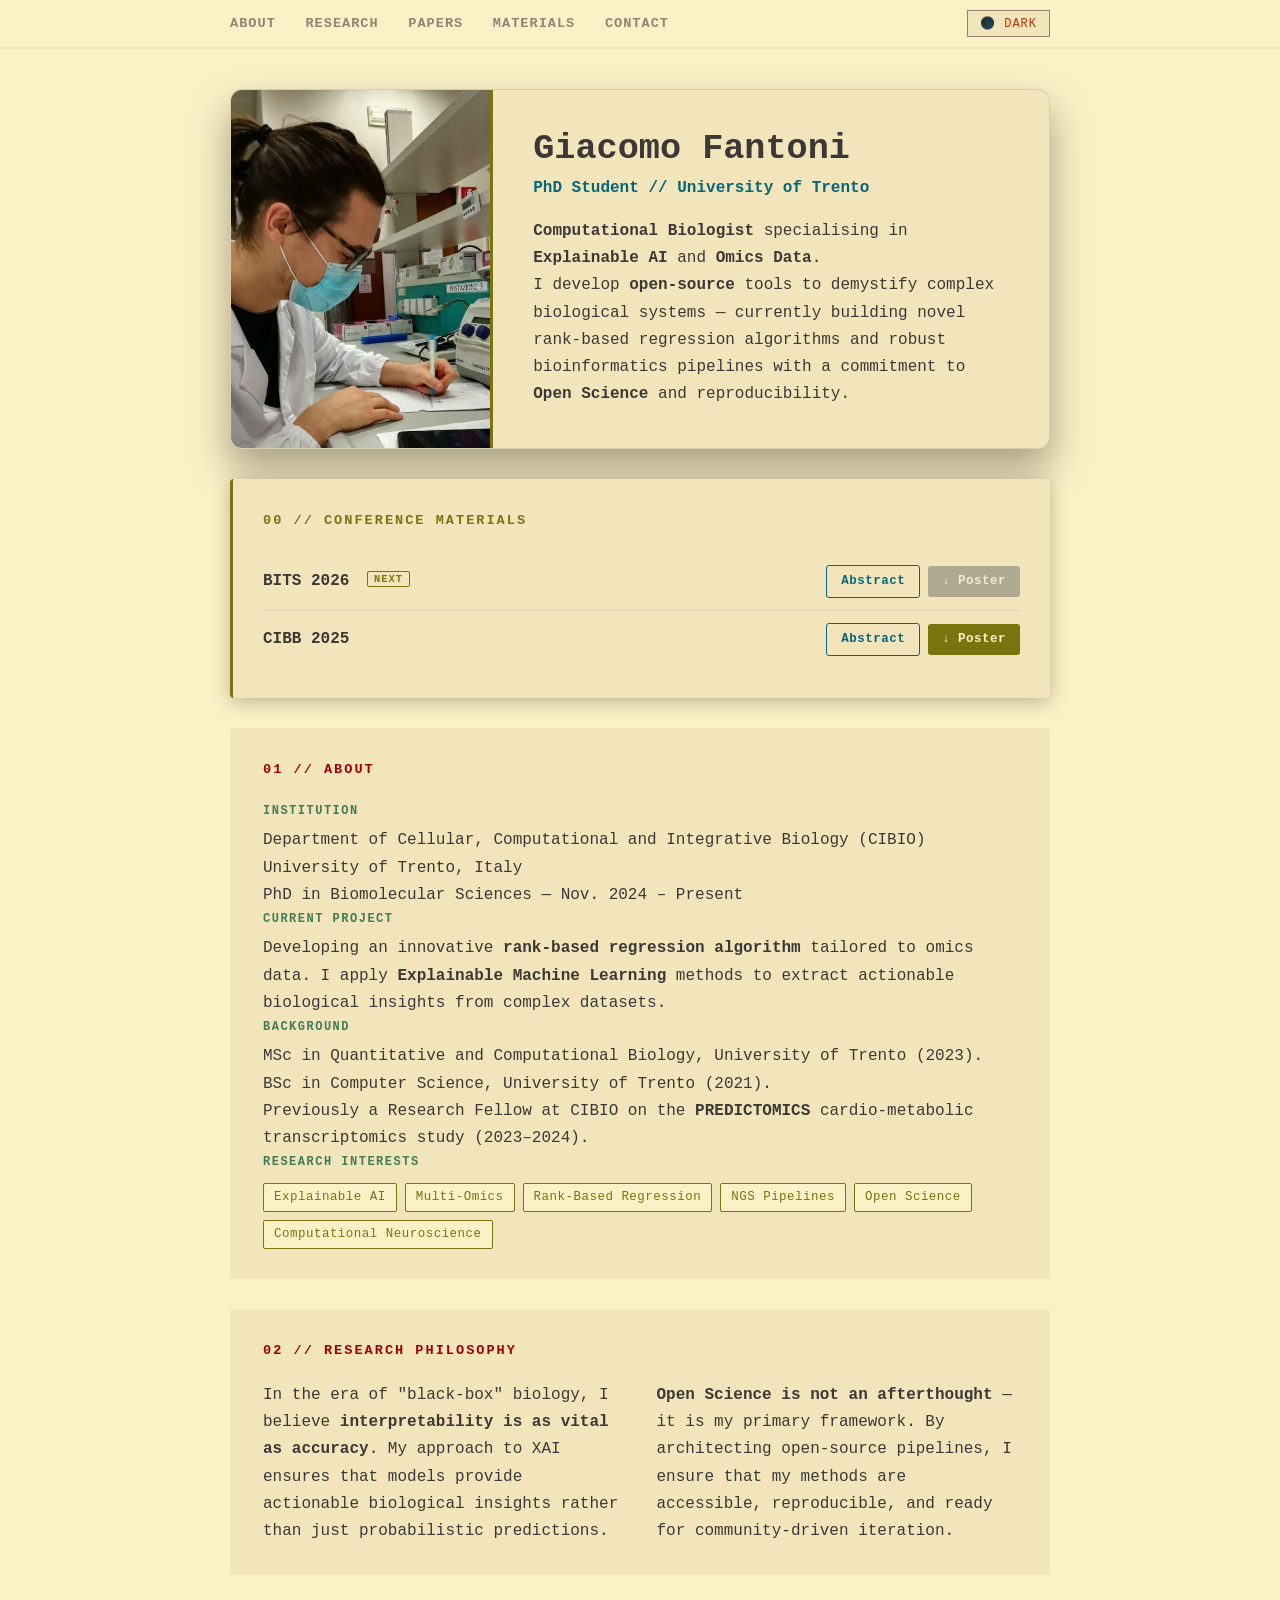
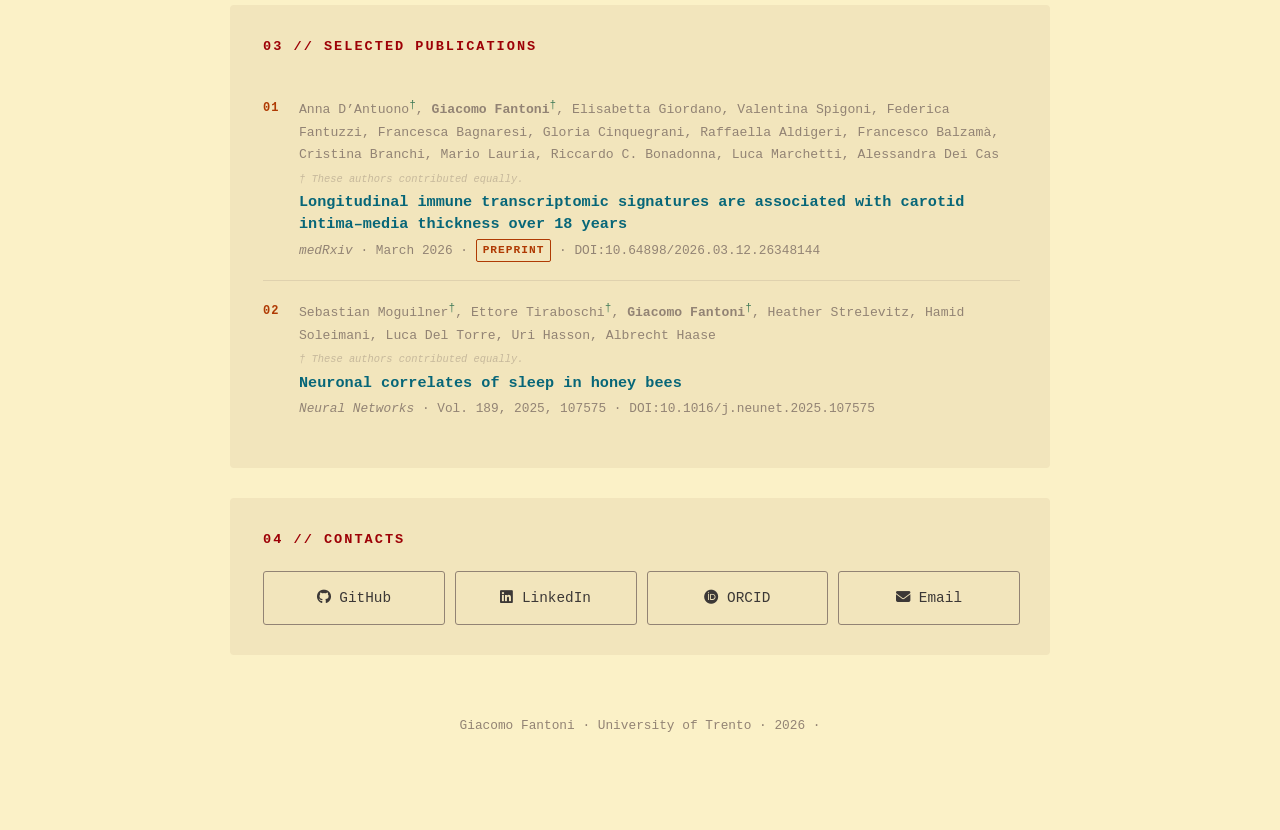
<file: index.html>
<!DOCTYPE html>
<html lang="en">
<head>
    <meta charset="UTF-8">
    <meta name="viewport" content="width=device-width, initial-scale=1.0">
    <meta name="color-scheme" content="dark light">
    <meta name="description" content="Giacomo Fantoni – PhD Student at the University of Trento. Computational Biologist developing explainable rank-based regression algorithms for multi-omics data analysis.">

    <title>Giacomo Fantoni | Academic Profile</title>

    <link rel="icon" type="image/svg+xml" href="data:image/svg+xml,<svg xmlns='http://www.w3.org/2000/svg' viewBox='0 0 32 32'><rect width='32' height='32' rx='4' fill='%23282828'/><text x='50%25' y='50%25' dominant-baseline='central' text-anchor='middle' font-family='ui-monospace,monospace' font-weight='bold' font-size='13' fill='%23b8bb26'>GF</text></svg>">

    <link rel="stylesheet" href="styles.css">
    <link rel="stylesheet" href="https://cdnjs.cloudflare.com/ajax/libs/font-awesome/6.5.1/css/all.min.css">
</head>
<body>

<nav>
    <div class="nav-container">
        <div class="nav-links" id="nav-links">
            <a href="#about">ABOUT</a>
            <a href="#philosophy">RESEARCH</a>
            <a href="#publications">PAPERS</a>
            <a href="#materials">MATERIALS</a>
            <a href="#contact">CONTACT</a>
        </div>
        <div class="nav-right">
            <button id="menu-toggle" aria-label="Toggle navigation menu" aria-expanded="false">&#9776;</button>
            <button id="theme-toggle" aria-label="Toggle colour theme">&#9728; LIGHT</button>
        </div>
    </div>
</nav>

<div class="container">

    <!-- HERO -->
    <header id="about" class="hero">
        <img src="photo.jpg" alt="Portrait of Giacomo Fantoni" class="profile-photo" loading="lazy">
        <div class="hero-text">
            <h1>Giacomo Fantoni</h1>
            <span class="tagline">PhD Student // University of Trento</span>
            <p class="bio">
                <strong>Computational Biologist</strong> specialising in
                <strong>Explainable AI</strong> and <strong>Omics Data</strong>.<br>
                I develop <strong>open-source</strong> tools to demystify complex biological
                systems &mdash; currently building novel rank-based regression algorithms and robust
                bioinformatics pipelines with a commitment to
                <strong>Open Science</strong> and reproducibility.
            </p>
        </div>
    </header>

    <!-- CONFERENCE MATERIALS -->

    <section id="materials" class="section section-highlight">
        <h2>00 // Conference Materials</h2>
        <table class="materials-table">
            <tr>
                <td class="conf-name">BITS 2026 <span class="conf-badge">NEXT</span></td>
                <td class="conf-links">
                    <a href="abstracts/todo.html" class="btn btn-small btn-outline">Abstract</a>
                    <a href="posters/bits2026.pdf"  class="btn btn-small btn-green disabled">&#8595; Poster</a>
                </td>
            </tr>
            <tr>
                <td class="conf-name">CIBB 2025</td>
                <td class="conf-links">
                    <a href="abstracts/cibb2025.html" class="btn btn-small btn-outline">Abstract</a>
                    <a href="posters/cibb2025.pdf"   class="btn btn-small btn-green">&#8595; Poster</a>
                </td>
            </tr>
        </table>
    </section>


    <!-- ABOUT -->
    <section id="about-detail" class="section">
        <h2>01 // About</h2>
        <div class="about-grid">

            <div class="about-block">
                <span class="about-label">Institution</span>
                <p>
                    Department of Cellular, Computational and Integrative Biology (CIBIO)<br>
                    University of Trento, Italy<br>
                    PhD in Biomolecular Sciences &mdash; Nov. 2024 &ndash; Present
                </p>
            </div>

            <div class="about-block">
                <span class="about-label">Current Project</span>
                <p>
                    Developing an innovative <strong>rank-based regression algorithm</strong> tailored to omics data.
                    I apply
                    <strong>Explainable Machine Learning</strong> methods to extract actionable biological
                    insights from complex datasets.
                </p>
            </div>

            <div class="about-block">
                <span class="about-label">Background</span>
                <p>
                    MSc in Quantitative and Computational Biology, University of Trento (2023).<br>
                    BSc in Computer Science, University of Trento (2021).<br>
                    Previously a Research Fellow at CIBIO on the
                    <strong>PREDICTOMICS</strong> cardio-metabolic transcriptomics study (2023&ndash;2024).
                </p>
            </div>

            <div class="about-block">
                <span class="about-label">Research Interests</span>
                <div class="tag-list">
                    <span class="tag">Explainable AI</span>
                    <span class="tag">Multi-Omics</span>
                    <span class="tag">Rank-Based Regression</span>
                    <span class="tag">NGS Pipelines</span>
                    <span class="tag">Open Science</span>
                    <span class="tag">Computational Neuroscience</span>
                </div>
            </div>

        </div>
    </section>

    <!-- RESEARCH PHILOSOPHY -->
    <section id="philosophy" class="section">
        <h2>02 // Research Philosophy</h2>
        <div class="philosophy-grid">
            <div>
                <p>
                    In the era of "black-box" biology, I believe
                    <strong>interpretability is as vital as accuracy</strong>.
                    My approach to XAI ensures that models provide actionable
                    biological insights rather than just probabilistic predictions.
                </p>
            </div>
            <div>
                <p>
                    <strong>Open Science is not an afterthought</strong> &mdash; it is my
                    primary framework. By architecting open-source pipelines, I ensure
                    that my methods are accessible, reproducible, and ready for
                    community-driven iteration.
                </p>
            </div>
        </div>
    </section>

    <!-- PUBLICATIONS -->
    <section id="publications" class="section">
        <h2>03 // Selected Publications</h2>
        <ol class="pub-list">

            <li class="pub-item">
                <span class="pub-authors">
                    Anna D&rsquo;Antuono<sup class="co-first" title="Equal contribution">&dagger;</sup>, <strong>Giacomo Fantoni</strong><sup class="co-first" title="Equal contribution">&dagger;</sup>, Elisabetta Giordano,
                    Valentina Spigoni, Federica Fantuzzi, Francesca Bagnaresi, Gloria Cinquegrani,
                    Raffaella Aldigeri, Francesco Balzam&agrave;, Cristina Branchi, Mario Lauria,
                    Riccardo C. Bonadonna, Luca Marchetti, Alessandra Dei Cas
                </span>
                <span class="pub-note">&dagger; These authors contributed equally.</span>
                <a href="https://doi.org/10.64898/2026.03.12.26348144" class="pub-title" target="_blank" rel="noopener">
                    Longitudinal immune transcriptomic signatures are associated with carotid intima&ndash;media thickness over 18 years
                </a>
                <span class="pub-meta">
                    <em>medRxiv</em> &middot; March 2026 &middot;
                    <span class="pub-badge">PREPRINT</span> &middot;
                    <a href="https://doi.org/10.64898/2026.03.12.26348144" target="_blank" rel="noopener">
                        DOI:10.64898/2026.03.12.26348144
                    </a>
                </span>
            </li>
            <li class="pub-item">
                <span class="pub-authors">
                    Sebastian Moguilner<sup class="co-first" title="Equal contribution">&dagger;</sup>, Ettore Tiraboschi<sup class="co-first" title="Equal contribution">&dagger;</sup>, <strong>Giacomo Fantoni</strong><sup class="co-first" title="Equal contribution">&dagger;</sup>,
                    Heather Strelevitz, Hamid Soleimani, Luca Del Torre, Uri Hasson, Albrecht Haase
                </span>
                <span class="pub-note">&dagger; These authors contributed equally.</span>
                <a href="https://doi.org/10.1016/j.neunet.2025.107575" class="pub-title" target="_blank" rel="noopener">
                    Neuronal correlates of sleep in honey bees
                </a>
                <span class="pub-meta">
                    <em>Neural Networks</em> &middot; Vol. 189, 2025, 107575 &middot;
                    <a href="https://doi.org/10.1016/j.neunet.2025.107575" target="_blank" rel="noopener">
                        DOI:10.1016/j.neunet.2025.107575
                    </a>
                </span>
            </li>

        </ol>
    </section>

    <!-- CONTACT / LINKS -->
<section id="contact" class="section">
    <h2>04 // Contacts</h2>
    <div class="grid">
        <a href="https://github.com/giacThePhantom" class="link-card" target="_blank" rel="noopener">
            <i class="fa-brands fa-github"></i> GitHub
        </a>
        <a href="https://www.linkedin.com/in/giacomo-fantoni" class="link-card" target="_blank" rel="noopener">
            <i class="fa-brands fa-linkedin"></i> LinkedIn
        </a>
        <a href="https://orcid.org/0009-0000-7306-3510" class="link-card" target="_blank" rel="noopener">
            <i class="fa-brands fa-orcid"></i> ORCID
        </a>
        <a href="mailto:giacomo.fantoni@unitn.it" class="link-card">
            <i class="fa-solid fa-envelope"></i> Email
        </a>
    </div>
</section>
            <footer>

        <p>Giacomo Fantoni &middot; University of Trento &middot; 2026 &middot;</p>
    </footer>

</div>

<script>
    /* ── Theme toggle ────────────────────────────────────────── */
    const toggleBtn = document.getElementById('theme-toggle');
    const htmlEl    = document.documentElement;

    const saved    = localStorage.getItem('theme');
    const sysLight = window.matchMedia('(prefers-color-scheme: light)').matches;
    applyTheme(saved || (sysLight ? 'light' : 'dark'));

    toggleBtn.addEventListener('click', () => {
        applyTheme(htmlEl.getAttribute('data-theme') === 'dark' ? 'light' : 'dark');
    });

    function applyTheme(theme) {
        htmlEl.setAttribute('data-theme', theme);
        localStorage.setItem('theme', theme);
        toggleBtn.textContent = theme === 'dark' ? '\u2600 LIGHT' : '\uD83C\uDF11 DARK';
    }

    /* ── Hamburger menu ──────────────────────────────────────── */
    const menuBtn  = document.getElementById('menu-toggle');
    const navLinks = document.getElementById('nav-links');

    menuBtn.addEventListener('click', () => {
        const isOpen = navLinks.classList.toggle('nav-open');
        menuBtn.setAttribute('aria-expanded', String(isOpen));
        menuBtn.textContent = isOpen ? '\u2715' : '\u2630';
    });

    navLinks.querySelectorAll('a').forEach(link => {
        link.addEventListener('click', () => {
            navLinks.classList.remove('nav-open');
            menuBtn.setAttribute('aria-expanded', 'false');
            menuBtn.textContent = '\u2630';
        });
    });
</script>

</body>
</html>
</file>
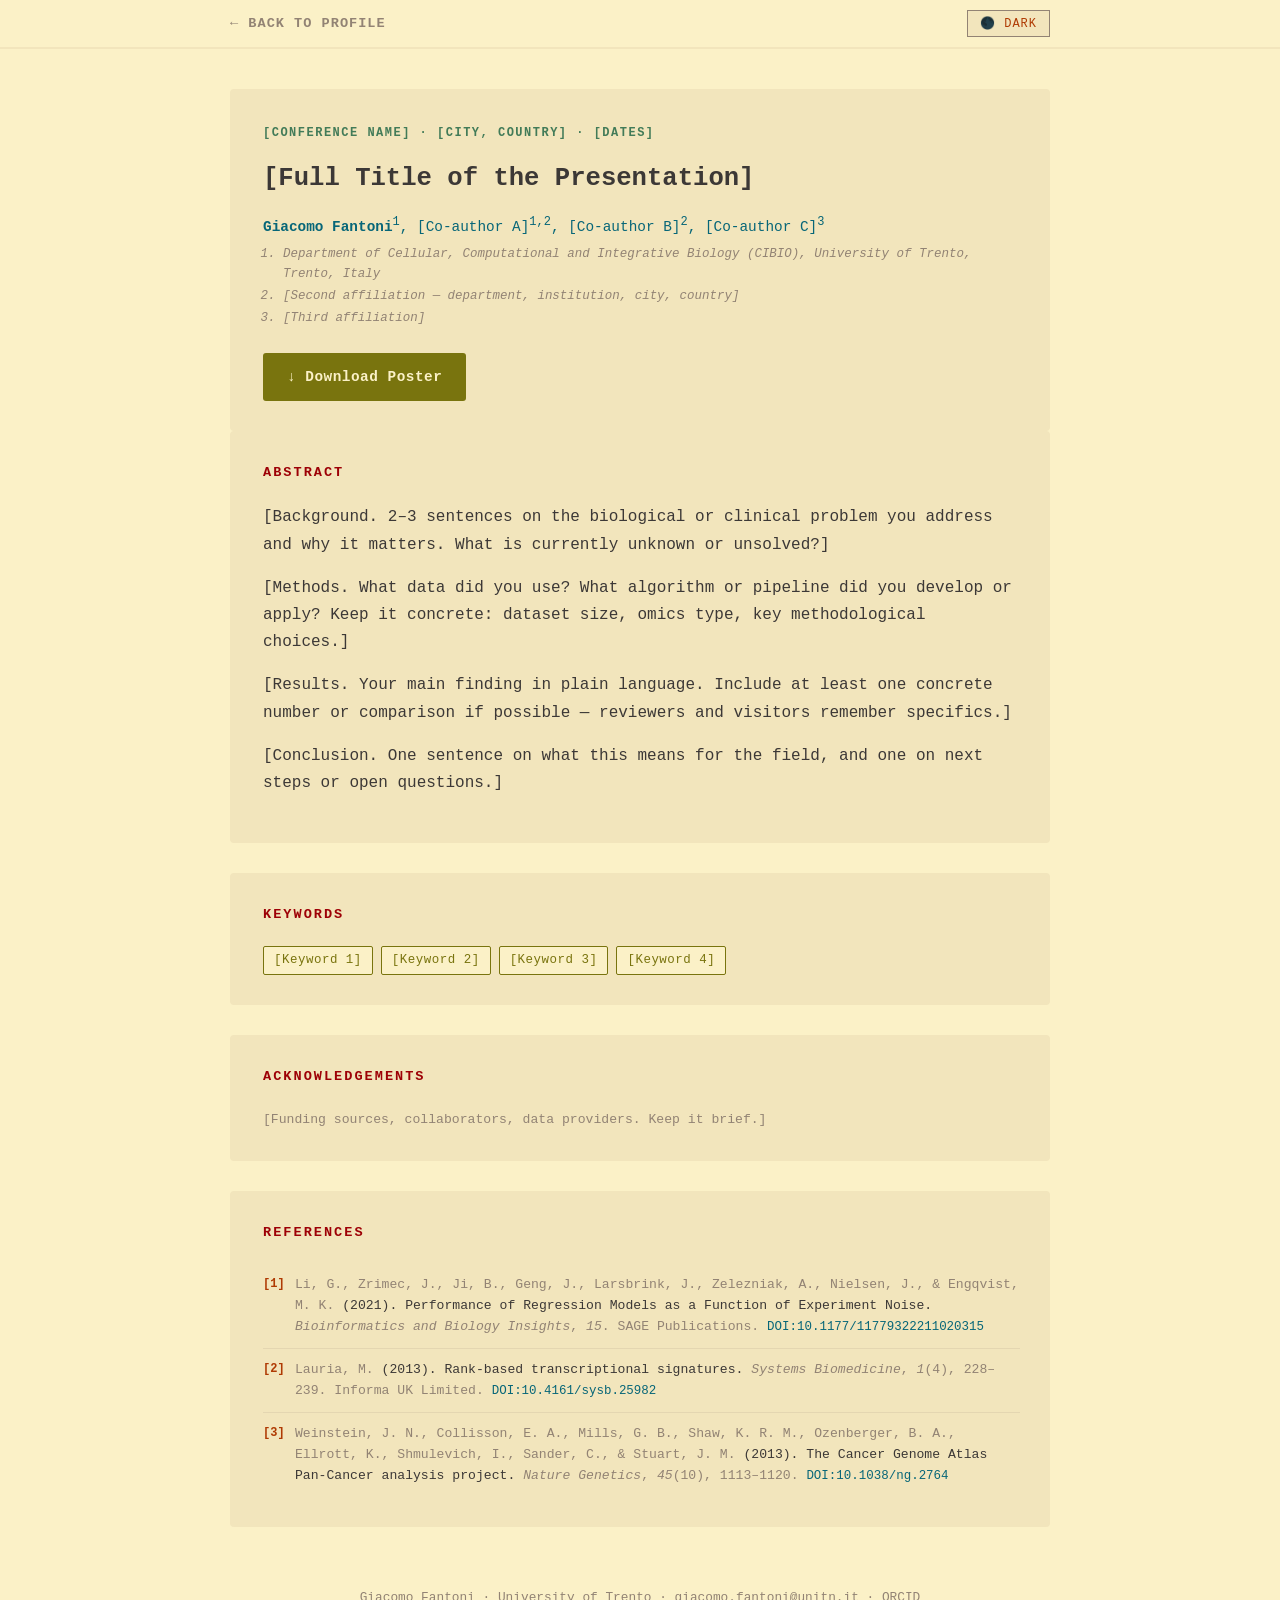
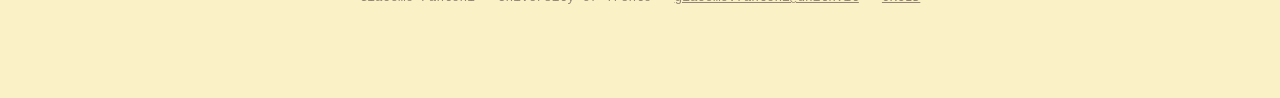
<file: abstracts/abstract-template.html>
<!DOCTYPE html>
<html lang="en">
<head>
    <meta charset="UTF-8">
    <meta name="viewport" content="width=device-width, initial-scale=1.0">
    <meta name="color-scheme" content="dark light">
    <meta name="description" content="[CONFERENCE NAME] – Abstract: [PAPER TITLE] – Giacomo Fantoni">

    <title>[SHORT TITLE] | Giacomo Fantoni</title>

    <link rel="icon" type="image/svg+xml" href="data:image/svg+xml,<svg xmlns='http://www.w3.org/2000/svg' viewBox='0 0 32 32'><rect width='32' height='32' rx='4' fill='%23282828'/><text x='50%25' y='50%25' dominant-baseline='central' text-anchor='middle' font-family='ui-monospace,monospace' font-weight='bold' font-size='13' fill='%23b8bb26'>GF</text></svg>">

    <!-- Reuses the main site stylesheet — no extra CSS file needed -->
    <link rel="stylesheet" href="../styles.css">
</head>
<body>

<nav>
    <div class="nav-container">
        <div class="nav-links" id="nav-links">
            <a href="../index.html">&#8592; BACK TO PROFILE</a>
        </div>
        <div class="nav-right">
            <button id="menu-toggle" aria-label="Toggle navigation menu" aria-expanded="false">&#9776;</button>
            <button id="theme-toggle" aria-label="Toggle colour theme">&#9728; LIGHT</button>
        </div>
    </div>
</nav>

<div class="container">

    <!-- HEADER -->
    <header class="abstract-header section">
        <div class="abstract-conference">
            <span class="about-label">[CONFERENCE NAME] &middot; [CITY, COUNTRY] &middot; [DATES]</span>
        </div>
        <h1 class="abstract-title">
            [Full Title of the Presentation]
        </h1>
        <p class="abstract-authors">
            <!-- Add <sup> affiliation numbers after each name.
                 Mark co-first authors with † before the affiliation number. -->
            <strong>Giacomo Fantoni</strong><sup>1</sup>,
            [Co-author A]<sup>1,2</sup>,
            [Co-author B]<sup>2</sup>,
            [Co-author C]<sup>3</sup>
        </p>
        <ol class="abstract-affiliations">
            <li>Department of Cellular, Computational and Integrative Biology (CIBIO), University of Trento, Trento, Italy</li>
            <li>[Second affiliation — department, institution, city, country]</li>
            <li>[Third affiliation]</li>
            <!-- Remove unused <li> items -->
        </ol>
        <div class="abstract-cta">
            <a href="[FILENAME].pdf" class="btn btn-green">&#8595; Download Poster</a>
        </div>
    </header>

    <!-- ABSTRACT BODY -->
    <section class="section">
        <h2>Abstract</h2>

        <!-- Split into paragraphs: Background / Methods / Results / Conclusion
             or write as a single block — your call. -->
        <p>
            [Background. 2–3 sentences on the biological or clinical problem you address
            and why it matters. What is currently unknown or unsolved?]
        </p>
        <p>
            [Methods. What data did you use? What algorithm or pipeline did you develop or apply?
            Keep it concrete: dataset size, omics type, key methodological choices.]
        </p>
        <p>
            [Results. Your main finding in plain language. Include at least one concrete number
            or comparison if possible — reviewers and visitors remember specifics.]
        </p>
        <p>
            [Conclusion. One sentence on what this means for the field, and one on next steps
            or open questions.]
        </p>
    </section>

    <!-- KEYWORDS -->
    <section class="section">
        <h2>Keywords</h2>
        <div class="tag-list">
            <span class="tag">[Keyword 1]</span>
            <span class="tag">[Keyword 2]</span>
            <span class="tag">[Keyword 3]</span>
            <span class="tag">[Keyword 4]</span>
        </div>
    </section>

    <!-- ACKNOWLEDGEMENTS (optional — remove if not needed) -->
    <section class="section">
        <h2>Acknowledgements</h2>
        <p class="abstract-ack">
            [Funding sources, collaborators, data providers. Keep it brief.]
        </p>
    </section>

    <!-- REFERENCES -->
    <section class="section">
        <h2>References</h2>
        <ol class="ref-list">
            <li class="ref-item">
                Li, G., Zrimec, J., Ji, B., Geng, J., Larsbrink, J., Zelezniak, A., Nielsen, J., &amp; Engqvist, M. K.
                <span class="ref-title">(2021). Performance of Regression Models as a Function of Experiment Noise.</span>
                <span class="ref-source"><em>Bioinformatics and Biology Insights</em>, <em>15</em>. SAGE Publications.</span>
                <a href="https://doi.org/10.1177/11779322211020315" class="ref-doi" target="_blank" rel="noopener">DOI:10.1177/11779322211020315</a>
            </li>
            <li class="ref-item">
                Lauria, M.
                <span class="ref-title">(2013). Rank-based transcriptional signatures.</span>
                <span class="ref-source"><em>Systems Biomedicine</em>, <em>1</em>(4), 228–239. Informa UK Limited.</span>
                <a href="https://doi.org/10.4161/sysb.25982" class="ref-doi" target="_blank" rel="noopener">DOI:10.4161/sysb.25982</a>
            </li>
            <li class="ref-item">
                Weinstein, J. N., Collisson, E. A., Mills, G. B., Shaw, K. R. M., Ozenberger, B. A., Ellrott, K., Shmulevich, I., Sander, C., &amp; Stuart, J. M.
                <span class="ref-title">(2013). The Cancer Genome Atlas Pan-Cancer analysis project.</span>
                <span class="ref-source"><em>Nature Genetics</em>, <em>45</em>(10), 1113–1120.</span>
                <a href="https://doi.org/10.1038/ng.2764" class="ref-doi" target="_blank" rel="noopener">DOI:10.1038/ng.2764</a>
            </li>
        </ol>
    </section>

    <footer>
        <p>
            Giacomo Fantoni &middot; University of Trento &middot;
            <a href="mailto:giacomo.fantoni@unitn.it" style="color: var(--gray);">giacomo.fantoni@unitn.it</a>
            &middot; <a href="https://orcid.org/0009-0000-7306-3510" target="_blank" rel="noopener" style="color: var(--gray);">ORCID</a>
        </p>
    </footer>

</div>

<script>
    /* ── Theme toggle ─────────────────────────────────── */
    const toggleBtn = document.getElementById('theme-toggle');
    const htmlEl    = document.documentElement;

    const saved    = localStorage.getItem('theme');
    const sysLight = window.matchMedia('(prefers-color-scheme: light)').matches;
    applyTheme(saved || (sysLight ? 'light' : 'dark'));

    toggleBtn.addEventListener('click', () => {
        applyTheme(htmlEl.getAttribute('data-theme') === 'dark' ? 'light' : 'dark');
    });

    function applyTheme(theme) {
        htmlEl.setAttribute('data-theme', theme);
        localStorage.setItem('theme', theme);
        toggleBtn.textContent = theme === 'dark' ? '\u2600 LIGHT' : '\uD83C\uDF11 DARK';
    }

    /* ── Hamburger ────────────────────────────────────── */
    const menuBtn  = document.getElementById('menu-toggle');
    const navLinks = document.getElementById('nav-links');

    menuBtn.addEventListener('click', () => {
        const isOpen = navLinks.classList.toggle('nav-open');
        menuBtn.setAttribute('aria-expanded', String(isOpen));
        menuBtn.textContent = isOpen ? '\u2715' : '\u2630';
    });

    navLinks.querySelectorAll('a').forEach(link => {
        link.addEventListener('click', () => {
            navLinks.classList.remove('nav-open');
            menuBtn.setAttribute('aria-expanded', 'false');
            menuBtn.textContent = '\u2630';
        });
    });
</script>

</body>
</html>
</file>
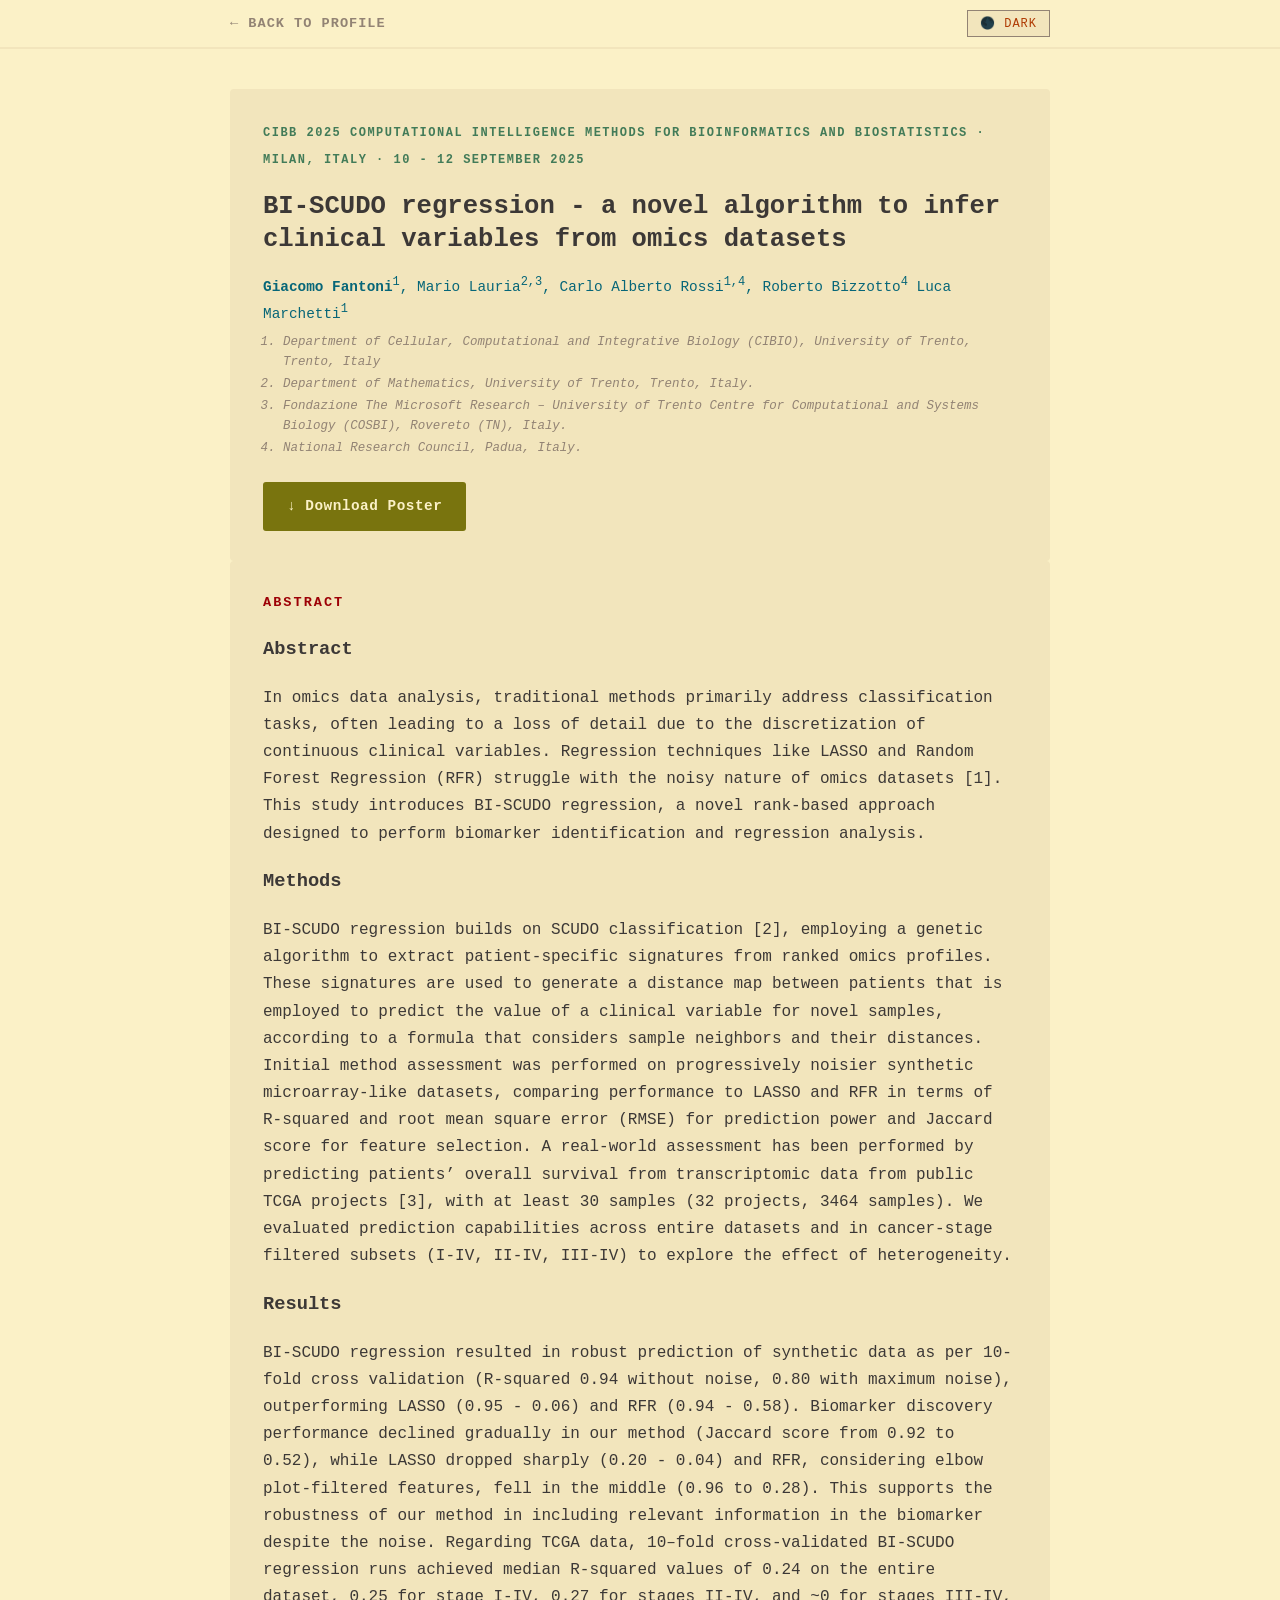
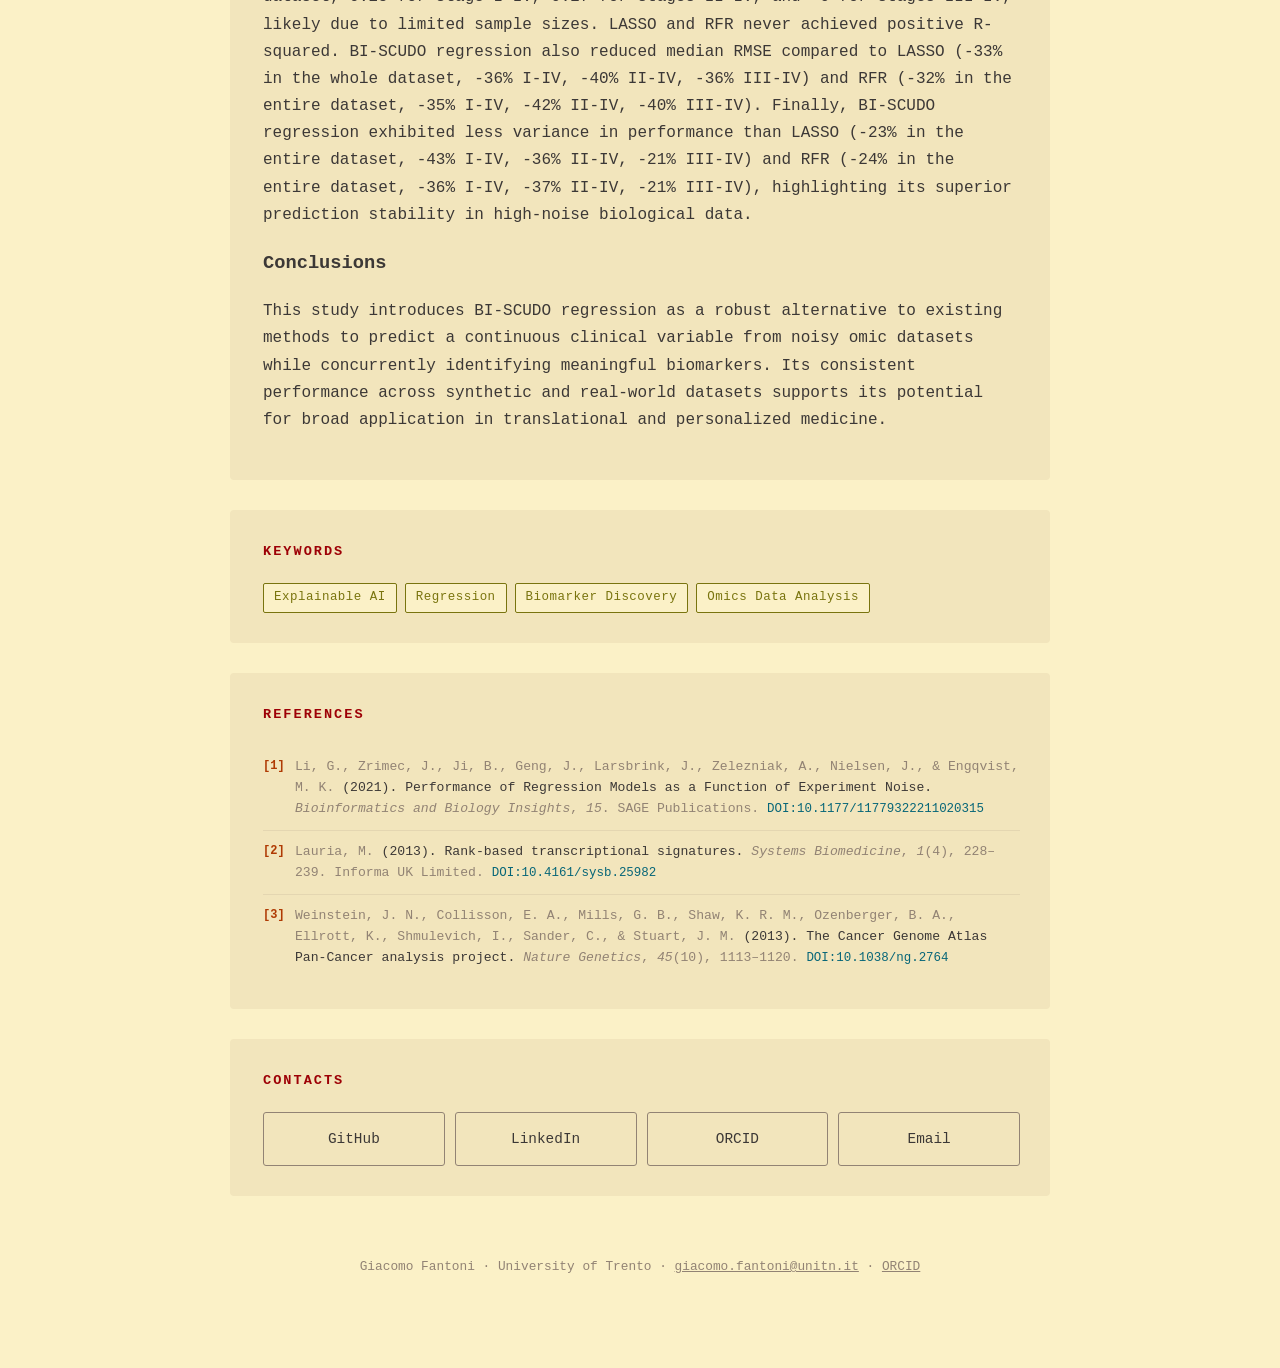
<file: abstracts/cibb2025.html>
<!DOCTYPE html>
<html lang="en">
<head>
    <meta charset="UTF-8">
    <meta name="viewport" content="width=device-width, initial-scale=1.0">
    <meta name="color-scheme" content="dark light">
    <meta name="description" content="[CONFERENCE NAME] – Abstract: [PAPER TITLE] – Giacomo Fantoni">

    <title>BI-SCUDO Regression | Giacomo Fantoni</title>

    <link rel="icon" type="image/svg+xml" href="data:image/svg+xml,<svg xmlns='http://www.w3.org/2000/svg' viewBox='0 0 32 32'><rect width='32' height='32' rx='4' fill='%23282828'/><text x='50%25' y='50%25' dominant-baseline='central' text-anchor='middle' font-family='ui-monospace,monospace' font-weight='bold' font-size='13' fill='%23b8bb26'>GF</text></svg>">

    <!-- Reuses the main site stylesheet — no extra CSS file needed -->
    <link rel="stylesheet" href="../styles.css">
</head>
<body>

<nav>
    <div class="nav-container">
        <div class="nav-links" id="nav-links">
            <a href="../index.html">&#8592; BACK TO PROFILE</a>
        </div>
        <div class="nav-right">
            <button id="menu-toggle" aria-label="Toggle navigation menu" aria-expanded="false">&#9776;</button>
            <button id="theme-toggle" aria-label="Toggle colour theme">&#9728; LIGHT</button>
        </div>
    </div>
</nav>

<div class="container">

    <!-- HEADER -->
    <header class="abstract-header section">
        <div class="abstract-conference">
            <span class="about-label"> CIBB 2025 Computational Intelligence methods for Bioinformatics and Biostatistics &middot; Milan, Italy &middot; 10 - 12 September 2025 </span>
        </div>
        <h1 class="abstract-title">
            BI-SCUDO regression - a novel algorithm to infer clinical variables from omics datasets
        </h1>
        <p class="abstract-authors">
            <!-- Add <sup> affiliation numbers after each name.
                 Mark co-first authors with † before the affiliation number. -->
            <strong>Giacomo Fantoni</strong><sup>1</sup>,
            Mario Lauria<sup>2,3</sup>,
            Carlo Alberto Rossi<sup>1,4</sup>,
            Roberto Bizzotto<sup>4</sup>
            Luca Marchetti<sup>1</sup>
        </p>
        <ol class="abstract-affiliations">
            <li>Department of Cellular, Computational and Integrative Biology (CIBIO), University of Trento, Trento, Italy</li>
            <li>Department of Mathematics, University of Trento, Trento, Italy. </li>
            <li>Fondazione The Microsoft Research – University of Trento Centre for Computational and Systems Biology (COSBI), Rovereto (TN), Italy. </li>
            <li>National Research Council, Padua, Italy. </li>
            <!-- Remove unused <li> items -->
        </ol>
        <div class="abstract-cta">
            <a href="../posters/cibb2025.pdf" class="btn btn-green">&#8595; Download Poster</a>
        </div>
    </header>

    <!-- ABSTRACT BODY -->
    <section class="section">
        <h2>Abstract</h2>

        <!-- Split into paragraphs: Background / Methods / Results / Conclusion
             or write as a single block — your call. -->

        <h3>Abstract</h3>
        <p>
            In omics data analysis, traditional methods primarily address classification tasks, often
leading to a loss of detail due to the discretization of continuous clinical variables.
Regression techniques like LASSO and Random Forest Regression (RFR) struggle with the
noisy nature of omics datasets [1]. This study introduces BI-SCUDO regression, a novel
rank-based approach designed to perform biomarker identification and regression analysis.
        </p>
        <h3>Methods</h3>
        <p>
BI-SCUDO regression builds on SCUDO classification [2], employing a genetic algorithm to
extract patient-specific signatures from ranked omics profiles. These signatures are used to
generate a distance map between patients that is employed to predict the value of a clinical
variable for novel samples, according to a formula that considers sample neighbors and their
distances.
Initial method assessment was performed on progressively noisier synthetic microarray-like
datasets, comparing performance to LASSO and RFR in terms of R-squared and root mean
square error (RMSE) for prediction power and Jaccard score for feature selection.

A real-world assessment has been performed by predicting patients’ overall survival from
transcriptomic data from public TCGA projects [3], with at least 30 samples (32 projects,
3464 samples). We evaluated prediction capabilities across entire datasets and in
cancer-stage filtered subsets (I-IV, II-IV, III-IV) to explore the effect of heterogeneity.
        </p>

        <h3>Results</h3>
        <p>
    BI-SCUDO regression resulted in robust prediction of synthetic data as per 10-fold cross
validation (R-squared 0.94 without noise, 0.80 with maximum noise), outperforming LASSO
(0.95 - 0.06) and RFR (0.94 - 0.58). Biomarker discovery performance declined gradually in our method (Jaccard score from 0.92 to 0.52), while LASSO dropped sharply (0.20 - 0.04) and RFR, considering elbow
plot-filtered features, fell in the middle (0.96 to 0.28). This supports the robustness of our
method in including relevant information in the biomarker despite the noise.
Regarding TCGA data, 10–fold cross-validated BI-SCUDO regression runs achieved median
R-squared values of 0.24 on the entire dataset, 0.25 for stage I-IV, 0.27 for stages II-IV, and
~0 for stages III-IV, likely due to limited sample sizes. LASSO and RFR never achieved
positive R-squared. BI-SCUDO regression also reduced median RMSE compared to LASSO
(-33% in the whole dataset, -36% I-IV, -40% II-IV, -36% III-IV) and RFR (-32% in the entire
dataset, -35% I-IV, -42% II-IV, -40% III-IV). Finally, BI-SCUDO regression exhibited less
variance in performance than LASSO (-23% in the entire dataset, -43% I-IV, -36% II-IV, -21%
III-IV) and RFR (-24% in the entire dataset, -36% I-IV, -37% II-IV, -21% III-IV), highlighting its
superior prediction stability in high-noise biological data.         </p>

        <h3>Conclusions</h3>
        <p>
This study introduces BI-SCUDO regression as a robust alternative to existing methods to
predict a continuous clinical variable from noisy omic datasets while concurrently identifying
meaningful biomarkers. Its consistent performance across synthetic and real-world datasets
supports its potential for broad application in translational and personalized medicine.         </p>
    </section>

    <!-- KEYWORDS -->
    <section class="section">
        <h2>Keywords</h2>
        <div class="tag-list">
            <span class="tag">Explainable AI</span>
            <span class="tag">Regression</span>
            <span class="tag">Biomarker Discovery</span>
            <span class="tag">Omics Data Analysis</span>
        </div>
    </section>

    <!-- ACKNOWLEDGEMENTS (optional — remove if not needed) -->


    <!-- REFERENCES -->
    <section class="section">
        <h2>References</h2>
        <ol class="ref-list">
            <li class="ref-item">
                Li, G., Zrimec, J., Ji, B., Geng, J., Larsbrink, J., Zelezniak, A., Nielsen, J., &amp; Engqvist, M. K.
                <span class="ref-title">(2021). Performance of Regression Models as a Function of Experiment Noise.</span>
                <span class="ref-source"><em>Bioinformatics and Biology Insights</em>, <em>15</em>. SAGE Publications.</span>
                <a href="https://doi.org/10.1177/11779322211020315" class="ref-doi" target="_blank" rel="noopener">DOI:10.1177/11779322211020315</a>
            </li>
            <li class="ref-item">
                Lauria, M.
                <span class="ref-title">(2013). Rank-based transcriptional signatures.</span>
                <span class="ref-source"><em>Systems Biomedicine</em>, <em>1</em>(4), 228–239. Informa UK Limited.</span>
                <a href="https://doi.org/10.4161/sysb.25982" class="ref-doi" target="_blank" rel="noopener">DOI:10.4161/sysb.25982</a>
            </li>
            <li class="ref-item">
                Weinstein, J. N., Collisson, E. A., Mills, G. B., Shaw, K. R. M., Ozenberger, B. A., Ellrott, K., Shmulevich, I., Sander, C., &amp; Stuart, J. M.
                <span class="ref-title">(2013). The Cancer Genome Atlas Pan-Cancer analysis project.</span>
                <span class="ref-source"><em>Nature Genetics</em>, <em>45</em>(10), 1113–1120.</span>
                <a href="https://doi.org/10.1038/ng.2764" class="ref-doi" target="_blank" rel="noopener">DOI:10.1038/ng.2764</a>
            </li>
        </ol>
    </section>

<section id="contact" class="section">
    <h2>Contacts</h2>
    <div class="grid">
        <a href="https://github.com/giacThePhantom" class="link-card" target="_blank" rel="noopener">
            <i class="fa-brands fa-github"></i> GitHub
        </a>
        <a href="https://www.linkedin.com/in/giacomo-fantoni" class="link-card" target="_blank" rel="noopener">
            <i class="fa-brands fa-linkedin"></i> LinkedIn
        </a>
        <a href="https://orcid.org/0009-0000-7306-3510" class="link-card" target="_blank" rel="noopener">
            <i class="fa-brands fa-orcid"></i> ORCID
        </a>
        <a href="mailto:giacomo.fantoni@unitn.it" class="link-card">
            <i class="fa-solid fa-envelope"></i> Email
        </a>
    </div>
</section>
    <footer>
        <p>
            Giacomo Fantoni &middot; University of Trento &middot;
            <a href="mailto:giacomo.fantoni@unitn.it" style="color: var(--gray);">giacomo.fantoni@unitn.it</a>
            &middot; <a href="https://orcid.org/0009-0000-7306-3510" target="_blank" rel="noopener" style="color: var(--gray);">ORCID</a>
        </p>
    </footer>

</div>

<script>
    /* ── Theme toggle ─────────────────────────────────── */
    const toggleBtn = document.getElementById('theme-toggle');
    const htmlEl    = document.documentElement;

    const saved    = localStorage.getItem('theme');
    const sysLight = window.matchMedia('(prefers-color-scheme: light)').matches;
    applyTheme(saved || (sysLight ? 'light' : 'dark'));

    toggleBtn.addEventListener('click', () => {
        applyTheme(htmlEl.getAttribute('data-theme') === 'dark' ? 'light' : 'dark');
    });

    function applyTheme(theme) {
        htmlEl.setAttribute('data-theme', theme);
        localStorage.setItem('theme', theme);
        toggleBtn.textContent = theme === 'dark' ? '\u2600 LIGHT' : '\uD83C\uDF11 DARK';
    }

    /* ── Hamburger ────────────────────────────────────── */
    const menuBtn  = document.getElementById('menu-toggle');
    const navLinks = document.getElementById('nav-links');

    menuBtn.addEventListener('click', () => {
        const isOpen = navLinks.classList.toggle('nav-open');
        menuBtn.setAttribute('aria-expanded', String(isOpen));
        menuBtn.textContent = isOpen ? '\u2715' : '\u2630';
    });

    navLinks.querySelectorAll('a').forEach(link => {
        link.addEventListener('click', () => {
            navLinks.classList.remove('nav-open');
            menuBtn.setAttribute('aria-expanded', 'false');
            menuBtn.textContent = '\u2630';
        });
    });
</script>

</body>
</html>
</file>
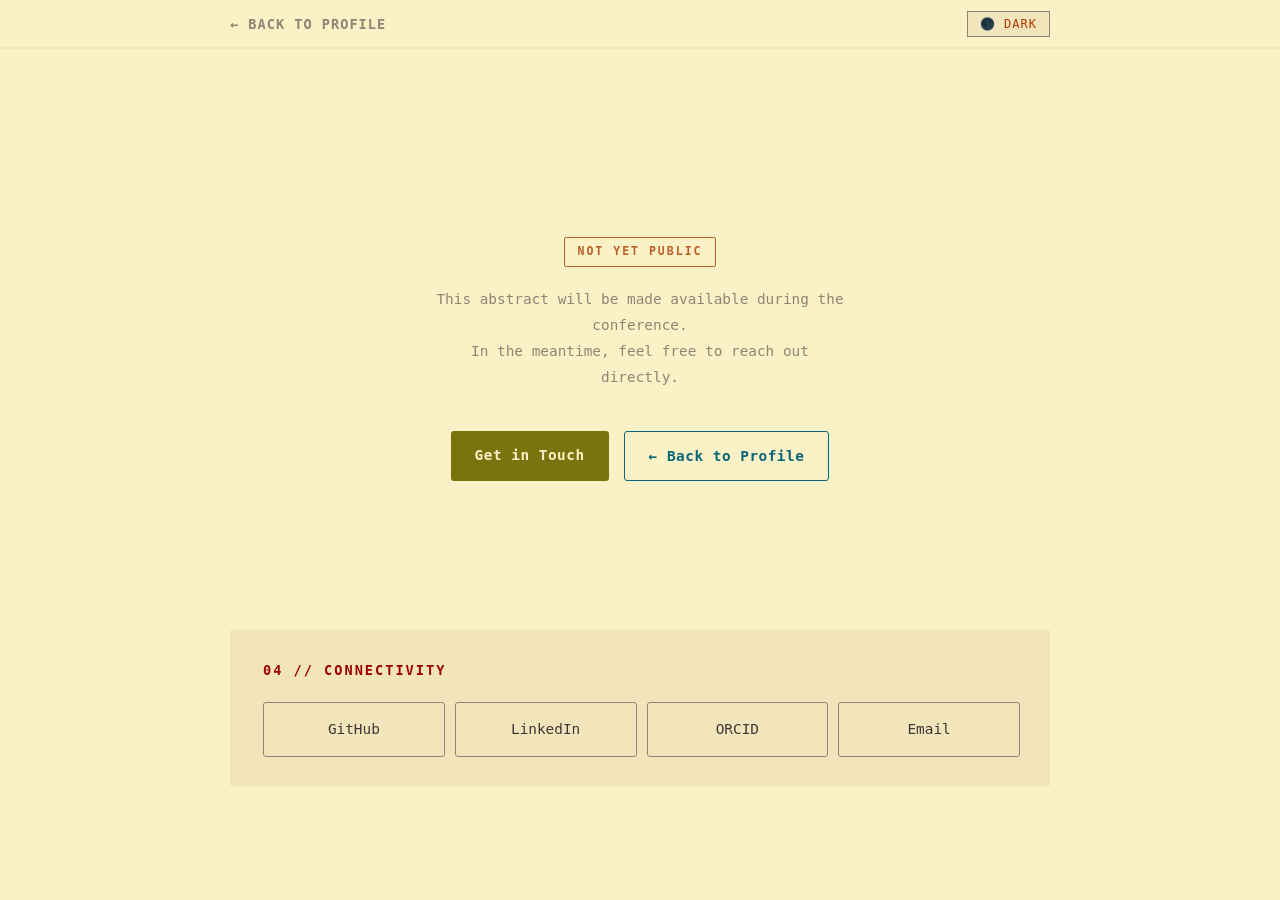
<file: abstracts/todo.html>
<!DOCTYPE html>
<html lang="en">
<head>
    <meta charset="UTF-8">
    <meta name="viewport" content="width=device-width, initial-scale=1.0">
    <meta name="color-scheme" content="dark light">
    <meta name="description" content="Abstract coming soon – Giacomo Fantoni">

    <title>Abstract Coming Soon | Giacomo Fantoni</title>

    <link rel="icon" type="image/svg+xml" href="data:image/svg+xml,<svg xmlns='http://www.w3.org/2000/svg' viewBox='0 0 32 32'><rect width='32' height='32' rx='4' fill='%23282828'/><text x='50%25' y='50%25' dominant-baseline='central' text-anchor='middle' font-family='ui-monospace,monospace' font-weight='bold' font-size='13' fill='%23b8bb26'>GF</text></svg>">

    <link rel="stylesheet" href="../styles.css">
</head>
<body>

<nav>
    <div class="nav-container">
        <div class="nav-links" id="nav-links">
            <a href="../index.html">&#8592; BACK TO PROFILE</a>
        </div>
        <div class="nav-right">
            <button id="menu-toggle" aria-label="Toggle navigation menu" aria-expanded="false">&#9776;</button>
            <button id="theme-toggle" aria-label="Toggle colour theme">&#9728; LIGHT</button>
        </div>
    </div>
</nav>

<div class="container">
    <div class="todo-wrap">

        <div class="todo-badge">NOT YET PUBLIC</div>

        <p class="todo-message">
            This abstract will be made available during the conference.<br>
            In the meantime, feel free to reach out directly.
        </p>


        <div class="cta-group">
            <a href="mailto:giacomo.fantoni@unitn.it" class="btn btn-green">Get in Touch</a>
            <a href="../index.html"                   class="btn btn-outline">&#8592; Back to Profile</a>
        </div>

    </div>

<section id="contact" class="section">
    <h2>04 // Connectivity</h2>
    <div class="grid">
        <a href="https://github.com/giacThePhantom" class="link-card" target="_blank" rel="noopener">
            <i class="fa-brands fa-github"></i> GitHub
        </a>
        <a href="https://www.linkedin.com/in/giacomo-fantoni" class="link-card" target="_blank" rel="noopener">
            <i class="fa-brands fa-linkedin"></i> LinkedIn
        </a>
        <a href="https://orcid.org/0009-0000-7306-3510" class="link-card" target="_blank" rel="noopener">
            <i class="fa-brands fa-orcid"></i> ORCID
        </a>
        <a href="mailto:giacomo.fantoni@unitn.it" class="link-card">
            <i class="fa-solid fa-envelope"></i> Email
        </a>
    </div>
</section>
</div>

<script>
    const toggleBtn = document.getElementById('theme-toggle');
    const htmlEl    = document.documentElement;
    const saved     = localStorage.getItem('theme');
    const sysLight  = window.matchMedia('(prefers-color-scheme: light)').matches;
    applyTheme(saved || (sysLight ? 'light' : 'dark'));

    toggleBtn.addEventListener('click', () => {
        applyTheme(htmlEl.getAttribute('data-theme') === 'dark' ? 'light' : 'dark');
    });

    function applyTheme(theme) {
        htmlEl.setAttribute('data-theme', theme);
        localStorage.setItem('theme', theme);
        toggleBtn.textContent = theme === 'dark' ? '\u2600 LIGHT' : '\uD83C\uDF11 DARK';
    }

    const menuBtn  = document.getElementById('menu-toggle');
    const navLinks = document.getElementById('nav-links');
    menuBtn.addEventListener('click', () => {
        const isOpen = navLinks.classList.toggle('nav-open');
        menuBtn.setAttribute('aria-expanded', String(isOpen));
        menuBtn.textContent = isOpen ? '\u2715' : '\u2630';
    });
</script>

</body>
</html>
</file>
<file: styles.css>
/* ============================================================
   Giacomo Fantoni – Academic Profile
   Gruvbox palette (dark default, light optional)
   ============================================================ */

/* ----------------------------------------------------------
   1. TOKENS
   ---------------------------------------------------------- */
:root {
    --bg0:    #282828;
    --bg1:    #3c3836;
    --fg:     #ebdbb2;
    --gray:   #928374;
    --red:    #fb4934;
    --green:  #b8bb26;
    --blue:   #83a598;
    --aqua:   #8ec07c;
    --orange: #fe8019;
}

[data-theme="light"] {
    --bg0:    #fbf1c7;
    --bg1:    #f2e5bc;
    --fg:     #3c3836;
    --gray:   #928374;
    --red:    #9d0006;
    --green:  #79740e;
    --blue:   #076678;
    --aqua:   #427b58;
    --orange: #af3a03;
}


/* ----------------------------------------------------------
   2. RESET & BASE
   ---------------------------------------------------------- */
*, *::before, *::after { box-sizing: border-box; }

body {
    font-family: 'ui-monospace', 'Cascadia Code', 'Fira Code', monospace;
    line-height: 1.7;
    color: var(--fg);
    background-color: var(--bg0);
    margin: 0;
    padding: 0;
    scroll-behavior: smooth;
    transition: background-color 0.2s ease, color 0.2s ease;
}


/* ----------------------------------------------------------
   3. NAVIGATION
   ---------------------------------------------------------- */
nav {
    position: sticky;
    top: 0;
    z-index: 1000;
    background-color: var(--bg0);
    border-bottom: 2px solid var(--bg1);
    padding: 10px 0;
}

.nav-container {
    max-width: 860px;
    margin: 0 auto;
    padding: 0 20px;
    display: flex;
    justify-content: space-between;
    align-items: center;
}

.nav-links a {
    color: var(--gray);
    text-decoration: none;
    font-weight: bold;
    font-size: 0.85rem;
    letter-spacing: 1px;
    margin-right: 20px;
    transition: color 0.15s ease;
}

.nav-links a:hover { color: var(--green); }

/* Groups the hamburger + theme toggle on the right */
.nav-right {
    display: flex;
    align-items: center;
    gap: 10px;
}

/* 3. Hamburger button — hidden on desktop, shown on mobile */
#menu-toggle {
    display: none;
    background: var(--bg1);
    color: var(--fg);
    border: 1px solid var(--gray);
    padding: 5px 10px;
    cursor: pointer;
    font-family: inherit;
    font-size: 1rem;
    line-height: 1;
    transition: border-color 0.15s ease;
}

#menu-toggle:hover { border-color: var(--green); }

#theme-toggle {
    background: var(--bg1);
    color: var(--orange);
    border: 1px solid var(--gray);
    padding: 5px 12px;
    cursor: pointer;
    font-family: inherit;
    font-size: 0.75rem;
    letter-spacing: 1px;
    text-transform: uppercase;
    transition: border-color 0.15s ease, color 0.15s ease;
}

#theme-toggle:hover {
    border-color: var(--orange);
    color: var(--fg);
}


/* ----------------------------------------------------------
   4. LAYOUT
   ---------------------------------------------------------- */
.container {
    max-width: 860px;
    margin: 0 auto;
    padding: 40px 20px;
}


/* ----------------------------------------------------------
   5. HERO
   ---------------------------------------------------------- */
.hero {
    display: flex;
    gap: 0;
    align-items: stretch;
    background: var(--bg1);
    border: 1px solid rgba(146, 131, 116, 0.25);
    box-shadow: 0 20px 40px rgba(0, 0, 0, 0.35);
    border-radius: 12px;
    overflow: hidden;
    margin-bottom: 30px;
    transition: transform 0.3s ease, border-color 0.3s ease;
}

.hero:hover {
    transform: translateY(-2px);
    border-color: var(--green);
}

.profile-photo {
    width: 35%;
    min-width: 220px;
    object-fit: cover;
    display: block;
    border-right: 3px solid var(--green);
}

.hero-text {
    padding: 40px;
    display: flex;
    flex-direction: column;
    justify-content: center;
    flex-grow: 1;
}

.hero-text h1 {
    margin: 0 0 6px 0;
    font-size: 2.2rem;
    line-height: 1.1;
}

.hero-text .tagline {
    display: block;
    color: var(--blue);
    font-weight: bold;
    margin-bottom: 16px;
}

.hero-text .bio {
    margin: 0;
    max-width: 520px;
    color: var(--fg);
}


/* ----------------------------------------------------------
   6. SECTIONS
   ---------------------------------------------------------- */
.section {
    background: var(--bg1);
    padding: 30px;
    border-radius: 4px;
    margin-bottom: 30px;
    border-left: 3px solid transparent;
    transition: border-color 0.2s ease;
}

.section:hover { border-left-color: var(--green); }

h2 {
    color: var(--red);
    text-transform: uppercase;
    font-size: 0.85rem;
    letter-spacing: 2px;
    margin-top: 0;
    margin-bottom: 20px;
}

/* Research philosophy two-column */
.philosophy-grid {
    display: grid;
    grid-template-columns: 1fr 1fr;
    gap: 30px;
}

.philosophy-grid p { margin: 0; }


/* Materials section sits at the top — give it a stronger visual weight */
.section-highlight {
    border-left-color: var(--green);
    box-shadow: 0 4px 20px rgba(0, 0, 0, 0.25);
}

.section-highlight h2 { color: var(--green); }



   ---------------------------------------------------------- */
.about-grid {
    display: grid;
    grid-template-columns: 1fr 1fr;
    gap: 24px;
}

.about-block {
    display: flex;
    flex-direction: column;
    gap: 6px;
}

.about-block p { margin: 0; }

.about-label {
    font-size: 0.75rem;
    font-weight: bold;
    letter-spacing: 1.5px;
    text-transform: uppercase;
    color: var(--aqua);
}

/* Research interest tags */
.tag-list {
    display: flex;
    flex-wrap: wrap;
    gap: 8px;
    margin-top: 4px;
}

.tag {
    background: var(--bg0);
    color: var(--green);
    border: 1px solid var(--green);
    padding: 3px 10px;
    font-size: 0.78rem;
    border-radius: 2px;
    letter-spacing: 0.5px;
}


/* ----------------------------------------------------------
   8. PUBLICATIONS LIST (2. new section)
   ---------------------------------------------------------- */
.pub-list {
    list-style: none;
    padding: 0;
    margin: 0;
    counter-reset: pub-counter;
}

.pub-item {
    display: flex;
    flex-direction: column;
    gap: 4px;
    padding: 18px 0;
    border-bottom: 1px solid rgba(146, 131, 116, 0.2);
    counter-increment: pub-counter;
    position: relative;
    padding-left: 36px;
}

/* Auto-number bullet styled in Gruvbox orange */
.pub-item::before {
    content: counter(pub-counter, decimal-leading-zero);
    position: absolute;
    left: 0;
    top: 20px;
    font-size: 0.75rem;
    font-weight: bold;
    color: var(--orange);
    letter-spacing: 1px;
}

.pub-item:last-child { border-bottom: none; }

.pub-authors {
    font-size: 0.82rem;
    color: var(--gray);
}

.pub-title {
    color: var(--blue);
    text-decoration: none;
    font-weight: bold;
    font-size: 0.95rem;
    line-height: 1.4;
    transition: color 0.15s ease;
}

.pub-title:hover { color: var(--aqua); }

.pub-meta {
    font-size: 0.8rem;
    color: var(--gray);
}

.pub-meta a {
    color: var(--gray);
    text-decoration: none;
    transition: color 0.15s ease;
}

.pub-meta a:hover { color: var(--green); }

.pub-badge {
    display: inline-block;
    font-size: 0.7rem;
    font-weight: bold;
    letter-spacing: 1px;
    color: var(--orange);
    border: 1px solid var(--orange);
    padding: 1px 6px;
    border-radius: 2px;
    vertical-align: middle;
}

.co-first { color: var(--aqua); font-size: 0.7rem; }

.pub-note {
    font-size: 0.65rem;
    color: var(--gray);
    opacity: 0.45;
    font-style: italic;
}


/* ----------------------------------------------------------
   9. CTA BUTTONS
   ---------------------------------------------------------- */
.cta-group {
    display: flex;
    gap: 15px;
    margin-top: 20px;
    flex-wrap: wrap;
}

.btn {
    padding: 12px 24px;
    text-decoration: none;
    font-weight: bold;
    font-family: inherit;
    font-size: 0.9rem;
    letter-spacing: 0.5px;
    color: var(--bg0) !important;
    border-radius: 3px;
    transition: opacity 0.15s ease, transform 0.15s ease;
    display: inline-block;
}

.btn:hover {
    opacity: 0.85;
    transform: translateY(-1px);
}

.btn-green { background: var(--green); }
.btn-red   { background: var(--red); }

/* Smaller button variant for the materials table */
.btn-small {
    padding: 5px 14px;
    font-size: 0.78rem;
}

/* Outlined blue — clearly readable, doesn't compete with the green */
.btn-outline {
    background: transparent;
    color: var(--blue) !important;
    border: 1px solid var(--blue);
}

.btn-outline:hover {
    background: var(--blue);
    color: var(--bg0) !important;
}

/* Materials conference table */
.materials-table {
    width: 100%;
    border-collapse: collapse;
}

.materials-table tr {
    border-bottom: 1px solid rgba(146, 131, 116, 0.2);
}

.materials-table tr:last-child { border-bottom: none; }

.conf-name {
    padding: 12px 0;
    font-weight: bold;
    color: var(--fg);
    width: 100%;
}

.conf-badge {
    font-size: 0.65rem;
    font-weight: bold;
    letter-spacing: 1px;
    color: var(--green);
    border: 1px solid var(--green);
    padding: 1px 6px;
    border-radius: 2px;
    margin-left: 8px;
    vertical-align: middle;
}

/* Older rows recede but remain readable and clickable */
.conf-past { opacity: 0.4; }
.conf-past:hover { opacity: 0.75; transition: opacity 0.15s ease; }

.conf-links {
    padding: 12px 0;
    white-space: nowrap;
    display: flex;
    gap: 8px;
    align-items: center;
}


/* ----------------------------------------------------------
   10. LINK GRID (contacts)
   ---------------------------------------------------------- */
.grid {
    display: grid;
    grid-template-columns: repeat(auto-fit, minmax(140px, 1fr));
    gap: 10px;
}

.link-card {
    padding: 14px 10px;
    border: 1px solid var(--gray);
    text-decoration: none;
    color: var(--fg);
    text-align: center;
    font-size: 0.9rem;
    border-radius: 3px;
    transition: border-color 0.15s ease, color 0.15s ease;
}

.link-card:hover {
    border-color: var(--aqua);
    color: var(--aqua);
}


/* ----------------------------------------------------------
   11. FOOTER
   ---------------------------------------------------------- */
footer {
    color: var(--gray);
    font-size: 0.8rem;
    margin-top: 60px;
    padding-bottom: 40px;
    text-align: center;
}


/* ----------------------------------------------------------
   13. ABSTRACT PAGE
   ---------------------------------------------------------- */
.abstract-header { margin-bottom: 0; }

.abstract-conference { margin-bottom: 16px; }

.abstract-title {
    font-size: 1.6rem;
    line-height: 1.3;
    margin: 0 0 16px 0;
    color: var(--fg);
}

.abstract-authors {
    margin: 0 0 6px 0;
    color: var(--blue);
    font-size: 0.9rem;
}

.abstract-affiliations {
    margin: 0 0 24px 0;
    padding-left: 20px;
    font-size: 0.78rem;
    color: var(--gray);
    font-style: italic;
    line-height: 1.6;
}

.abstract-affiliations li { margin-bottom: 2px; }

.abstract-cta { margin-top: 10px; }

.abstract-ack {
    font-size: 0.82rem;
    color: var(--gray);
    margin: 0;
}

.ref-list {
    list-style: none;
    padding: 0;
    margin: 0;
    counter-reset: ref-counter;
}

.ref-item {
    counter-increment: ref-counter;
    position: relative;
    padding: 10px 0 10px 32px;
    border-bottom: 1px solid rgba(146, 131, 116, 0.15);
    font-size: 0.82rem;
    color: var(--gray);
    line-height: 1.6;
}

.ref-item:last-child { border-bottom: none; }

.ref-item::before {
    content: "[" counter(ref-counter) "]";
    position: absolute;
    left: 0;
    top: 11px;
    font-size: 0.75rem;
    font-weight: bold;
    color: var(--orange);
    white-space: nowrap;
}

.ref-title { color: var(--fg); }

.ref-source { color: var(--gray); }

.ref-doi {
    color: var(--blue);
    text-decoration: none;
    font-size: 0.78rem;
    transition: color 0.15s ease;
}

.ref-doi:hover { color: var(--aqua); }


/* ----------------------------------------------------------
   TODO / COMING SOON PAGE
   ---------------------------------------------------------- */
.todo-wrap {
    min-height: 60vh;
    display: flex;
    flex-direction: column;
    justify-content: center;
    align-items: center;
    text-align: center;
    gap: 20px;
    padding: 60px 20px;
}

.todo-badge {
    font-size: 0.72rem;
    font-weight: bold;
    letter-spacing: 2px;
    color: var(--orange);
    border: 1px solid var(--orange);
    padding: 4px 12px;
    border-radius: 2px;
    opacity: 0.8;
}

.todo-title {
    font-size: 1.6rem;
    color: var(--fg);
    margin: 0;
    opacity: 0.4;
}

.todo-message {
    color: var(--gray);
    font-size: 0.9rem;
    line-height: 1.8;
    margin: 0;
    max-width: 420px;
}
   ---------------------------------------------------------- */
@media (max-width: 768px) {
    .hero {
        flex-direction: column;
    }

    .profile-photo {
        width: 100%;
        height: 280px;
        min-width: unset;
        border-right: none;
        border-bottom: 3px solid var(--green);
    }

    .hero-text {
        padding: 24px;
        text-align: center;
    }

    .philosophy-grid,
    .about-grid {
        grid-template-columns: 1fr;
        gap: 20px;
    }
}

@media (max-width: 600px) {
    /* 3. Show hamburger, hide horizontal nav links by default */
    #menu-toggle {
        display: block;
    }

    .nav-links {
        /* Hidden state */
        display: none;
        position: absolute;
        top: 100%;
        left: 0;
        right: 0;
        background-color: var(--bg0);
        border-bottom: 2px solid var(--bg1);
        padding: 10px 20px 20px;
        flex-direction: column;
        gap: 0;
    }

    /* Open state toggled by JS */
    .nav-links.nav-open {
        display: flex;
    }

    .nav-links a {
        display: block;
        padding: 10px 0;
        margin-right: 0;
        border-bottom: 1px solid var(--bg1);
        font-size: 0.95rem;
    }

    .nav-links a:last-child { border-bottom: none; }

    .cta-group { flex-direction: column; }

    .hero-text h1 { font-size: 1.7rem; }

    .pub-item { padding-left: 30px; }
    .hero {
        flex-direction: column; /* Stacks the photo on top of the text */
    }

    .profile-photo {
        width: 100%;           /* Makes photo take full width */
        min-width: auto;       /* Removes the restriction */
        height: 300px;         /* Optional: adjust height so it doesn't take too much vertical space */
        border-right: none;    /* Removes the side border */
        border-bottom: 3px solid var(--green); /* Adds border between photo and text */
    }

    .hero-text {
        padding: 24px;         /* Reduces padding slightly for mobile comfort */
        text-align: center;    /* Optional: centers text for a cleaner mobile look */
    }

    .hero-text .bio {
        max-width: 100%;       /* Ensures bio uses all available width */
    }
}
.disabled {
    /* Changes the aspect */
    opacity: 0.5;
    cursor: not-allowed;
    filter: grayscale(100%);

    /* Prevents clicking */
    pointer-events: none;
    text-decoration: none;
}
</file>
